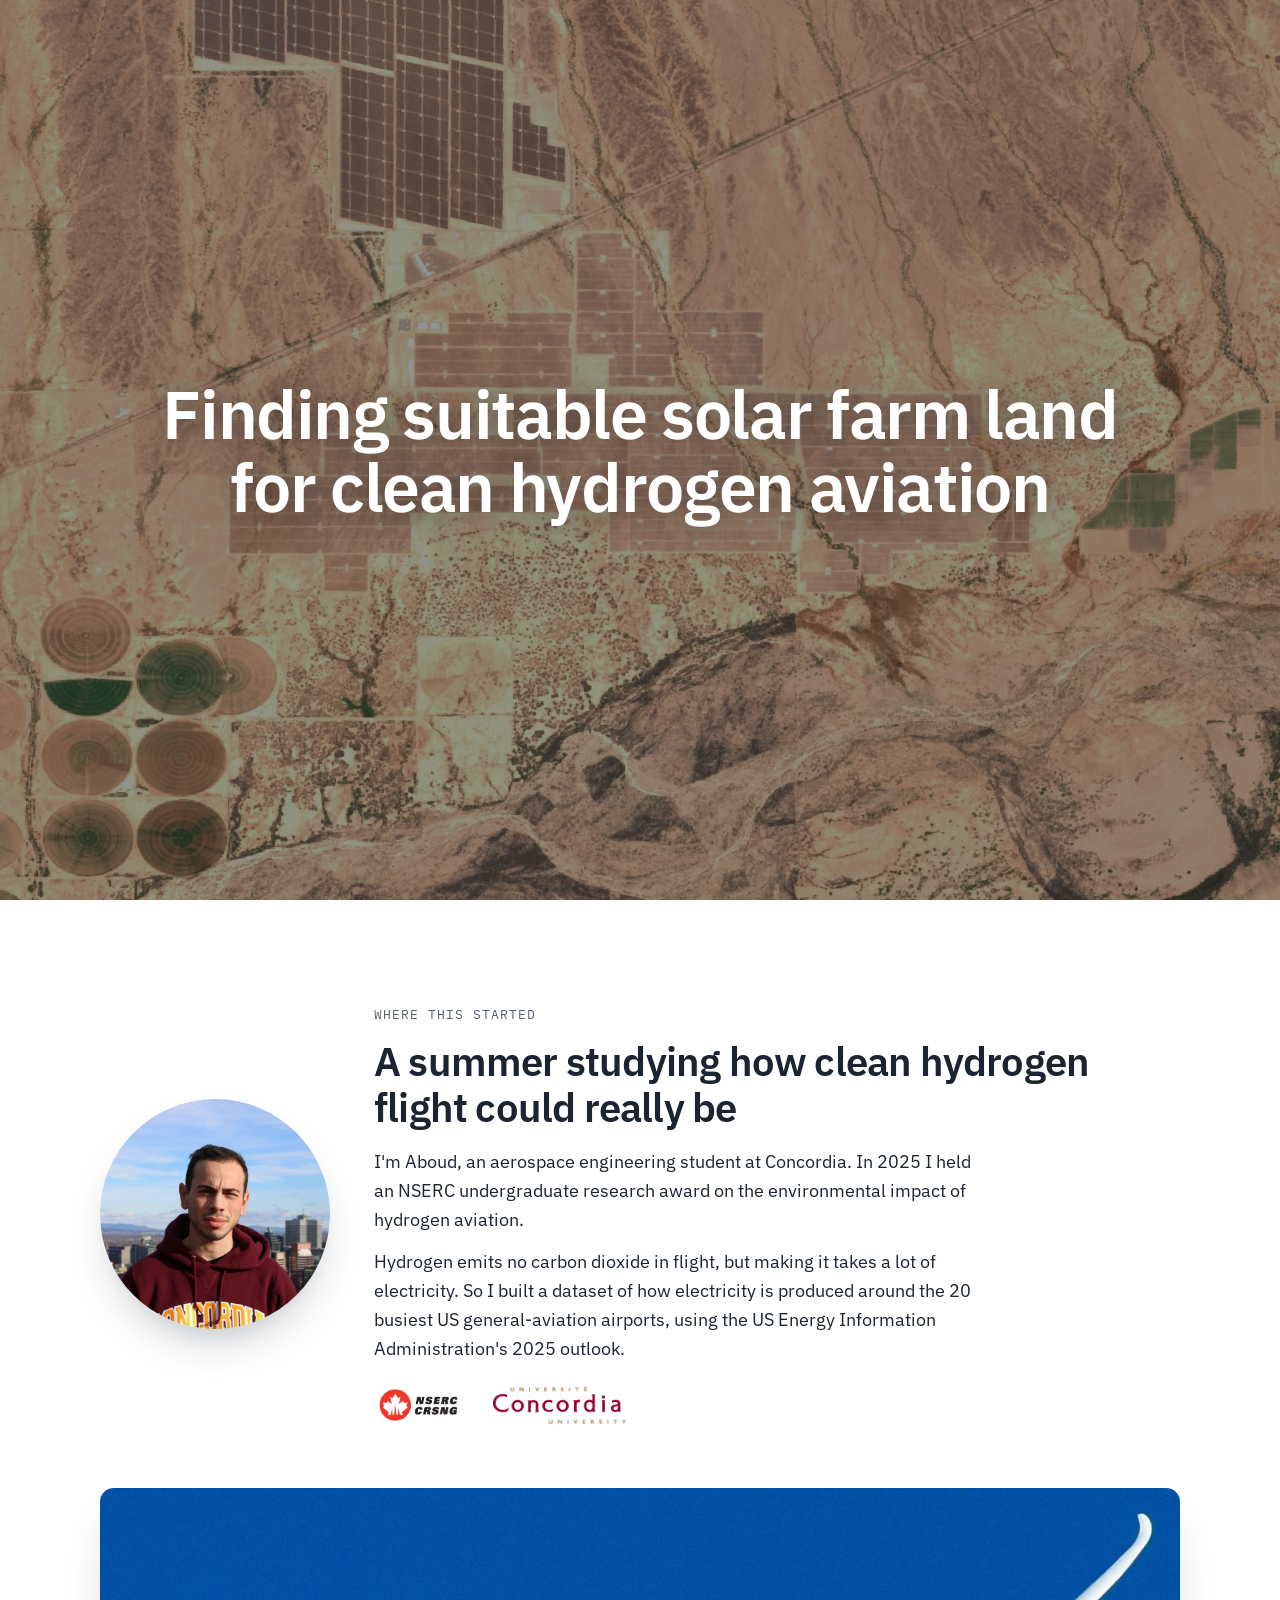
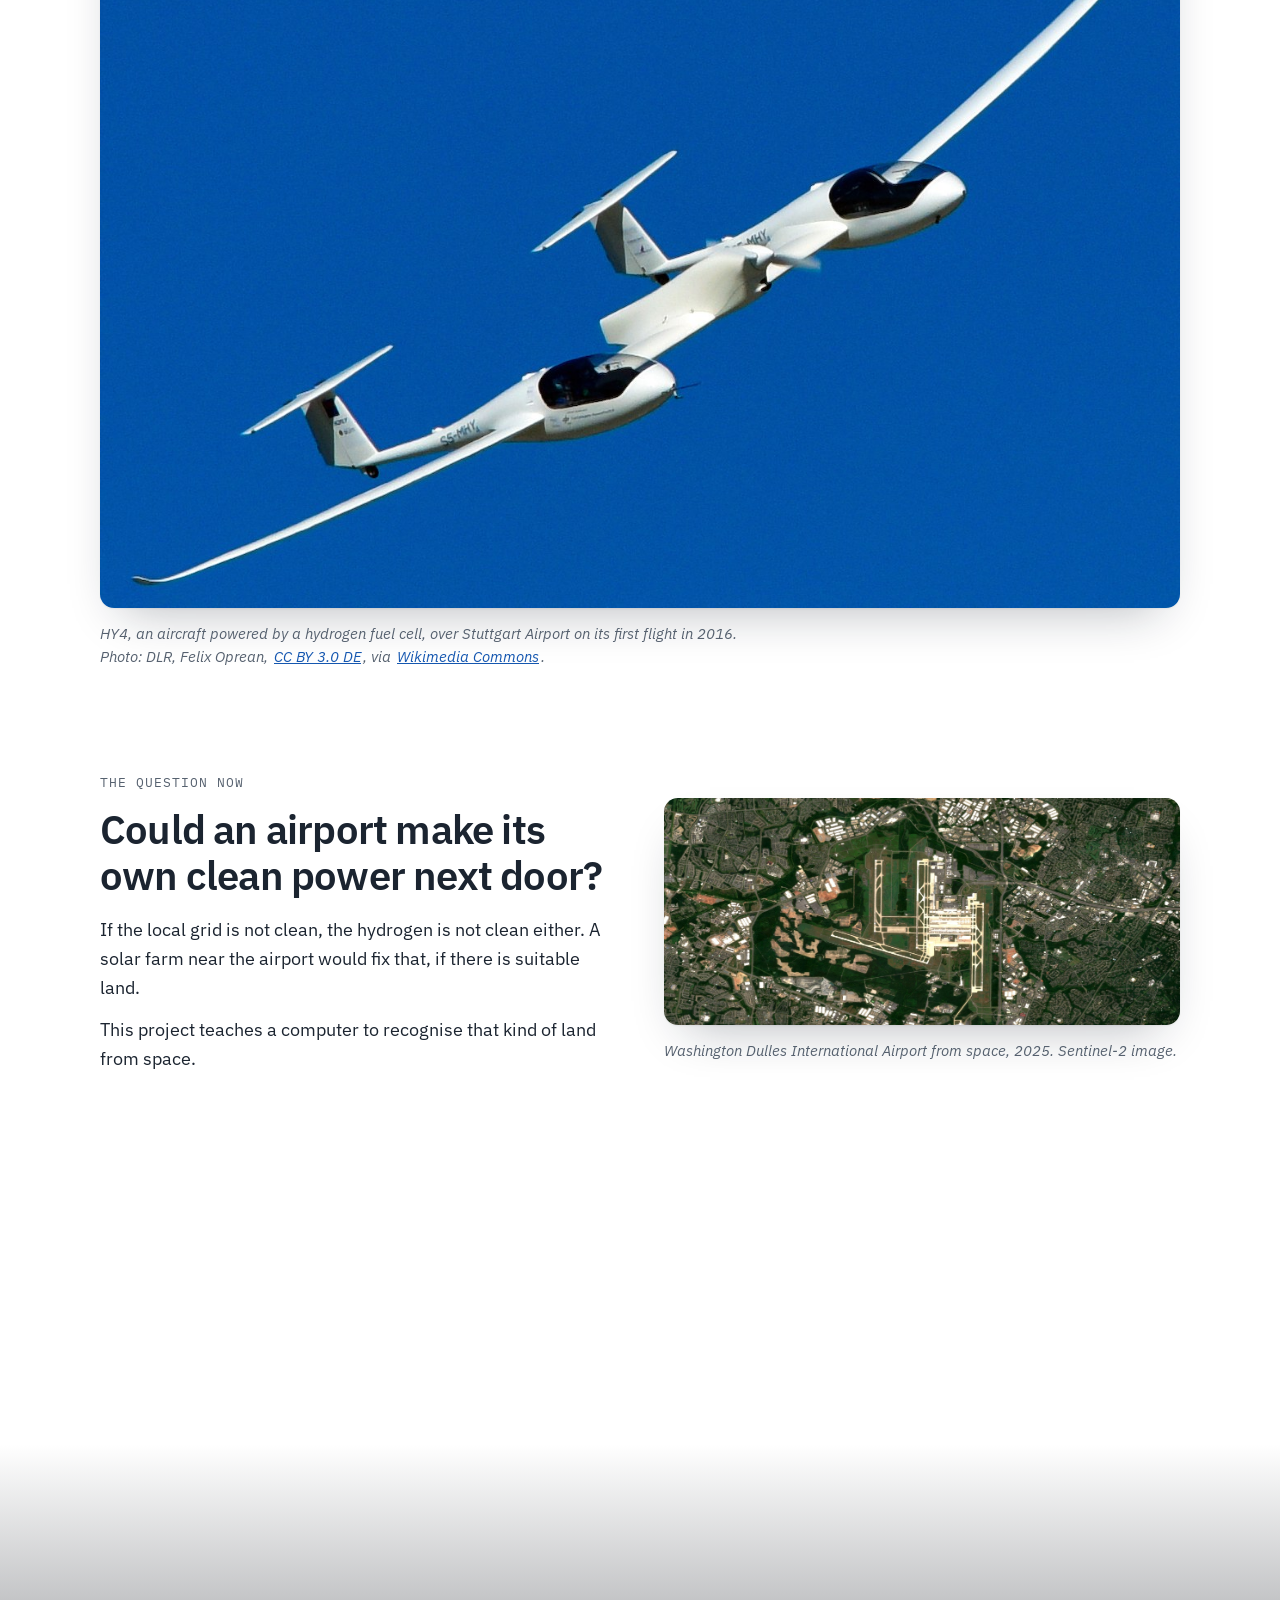
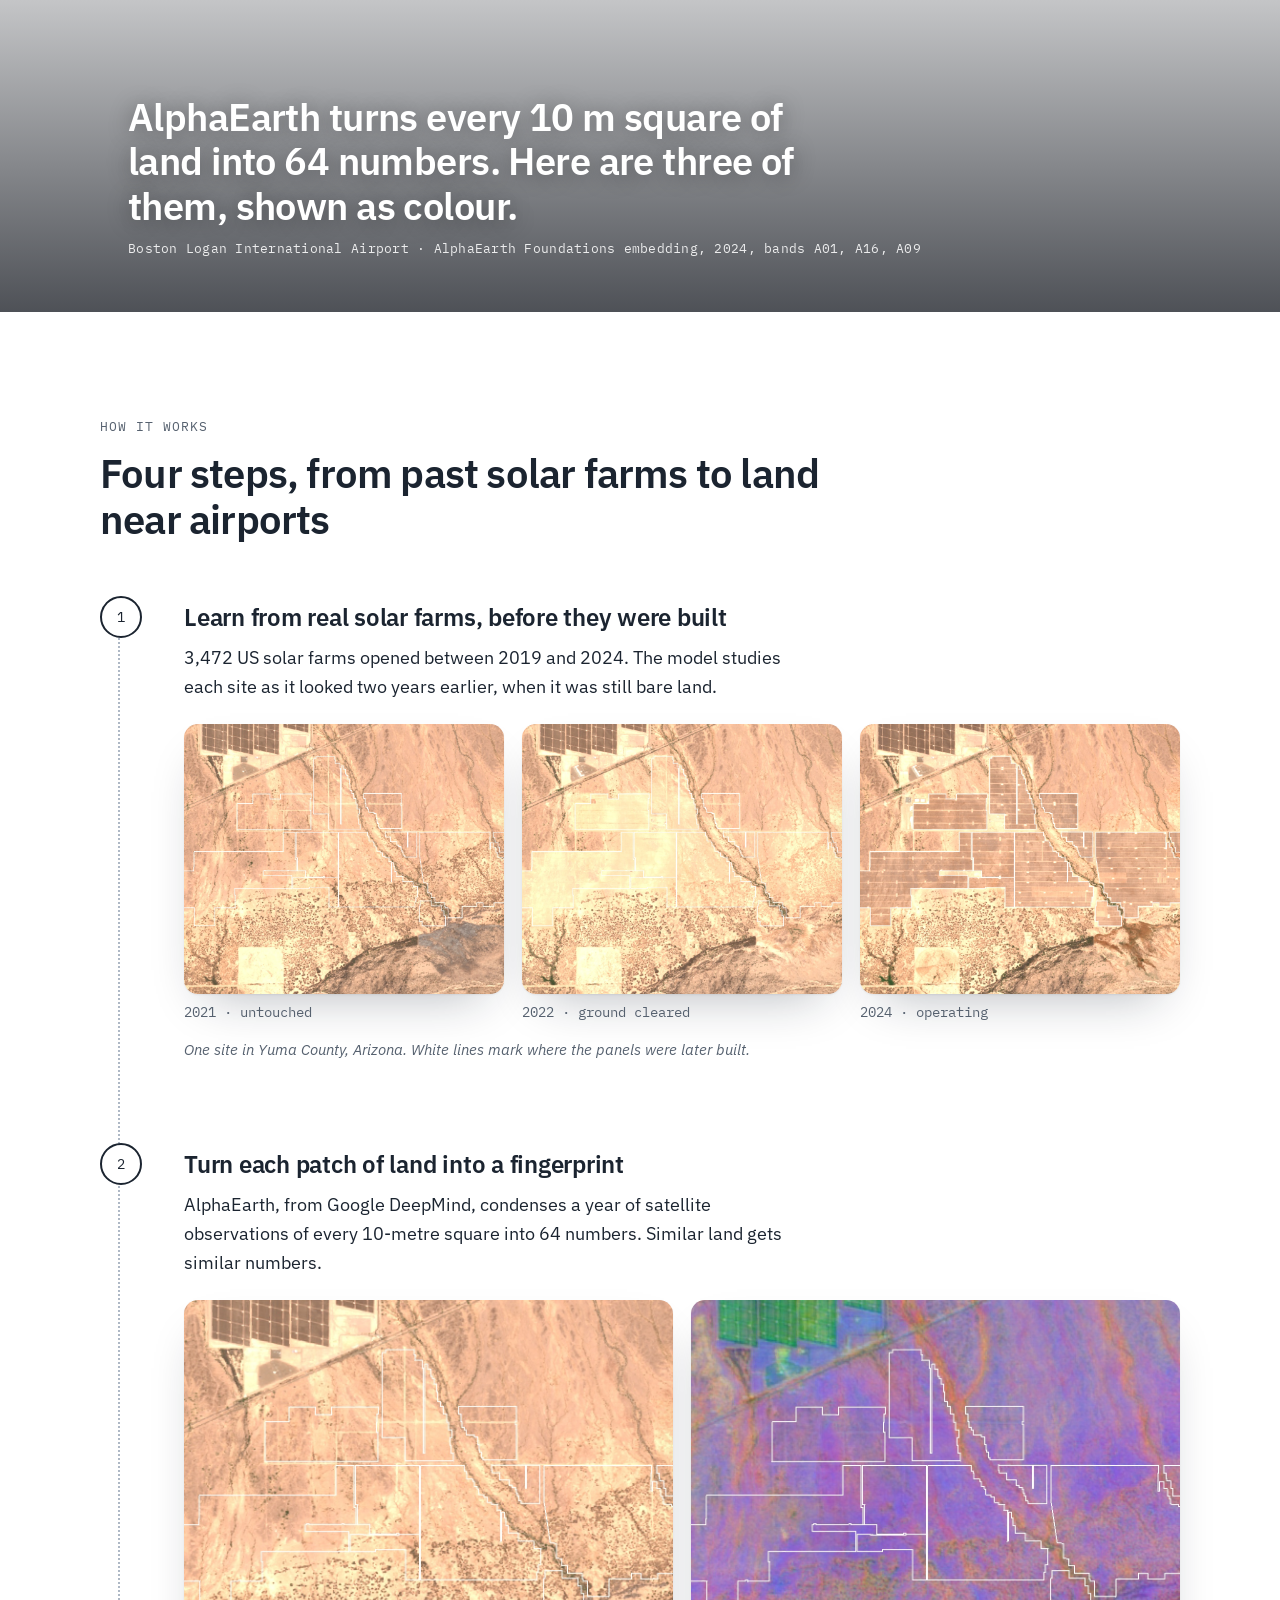
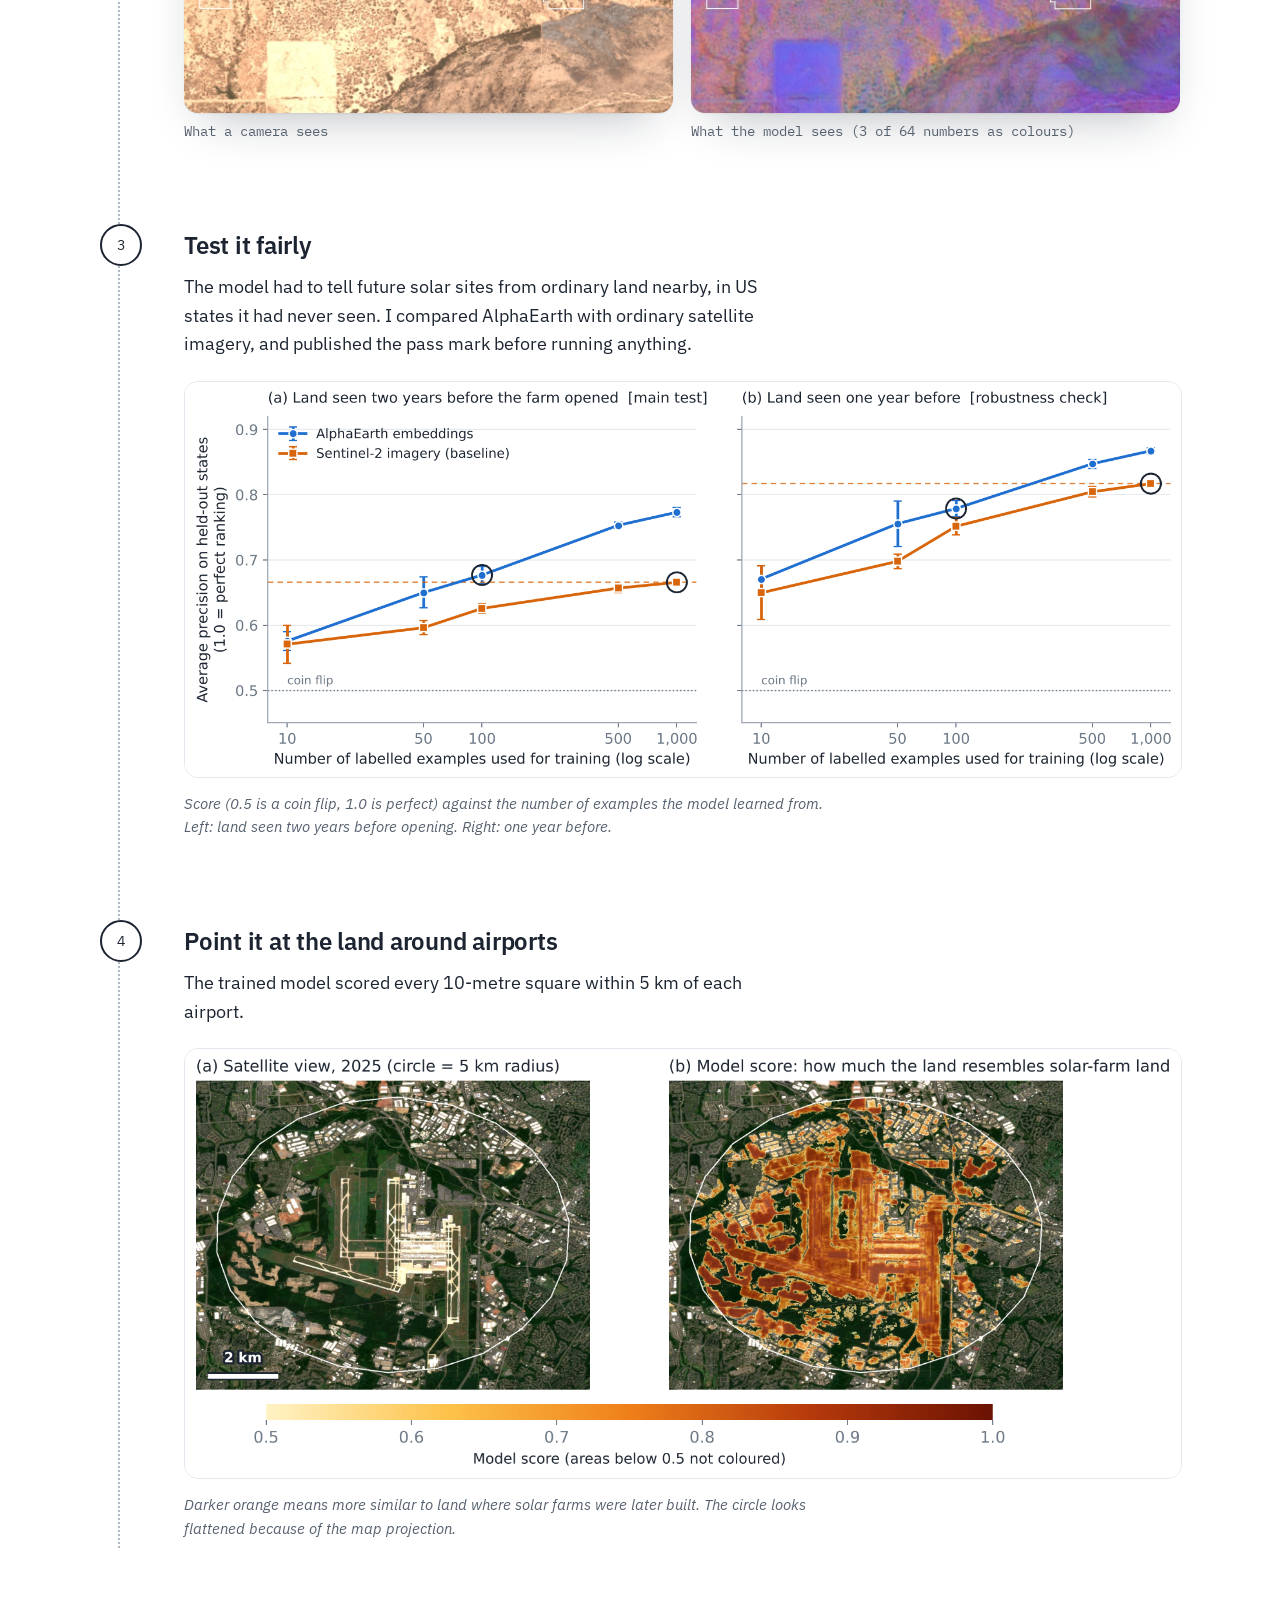
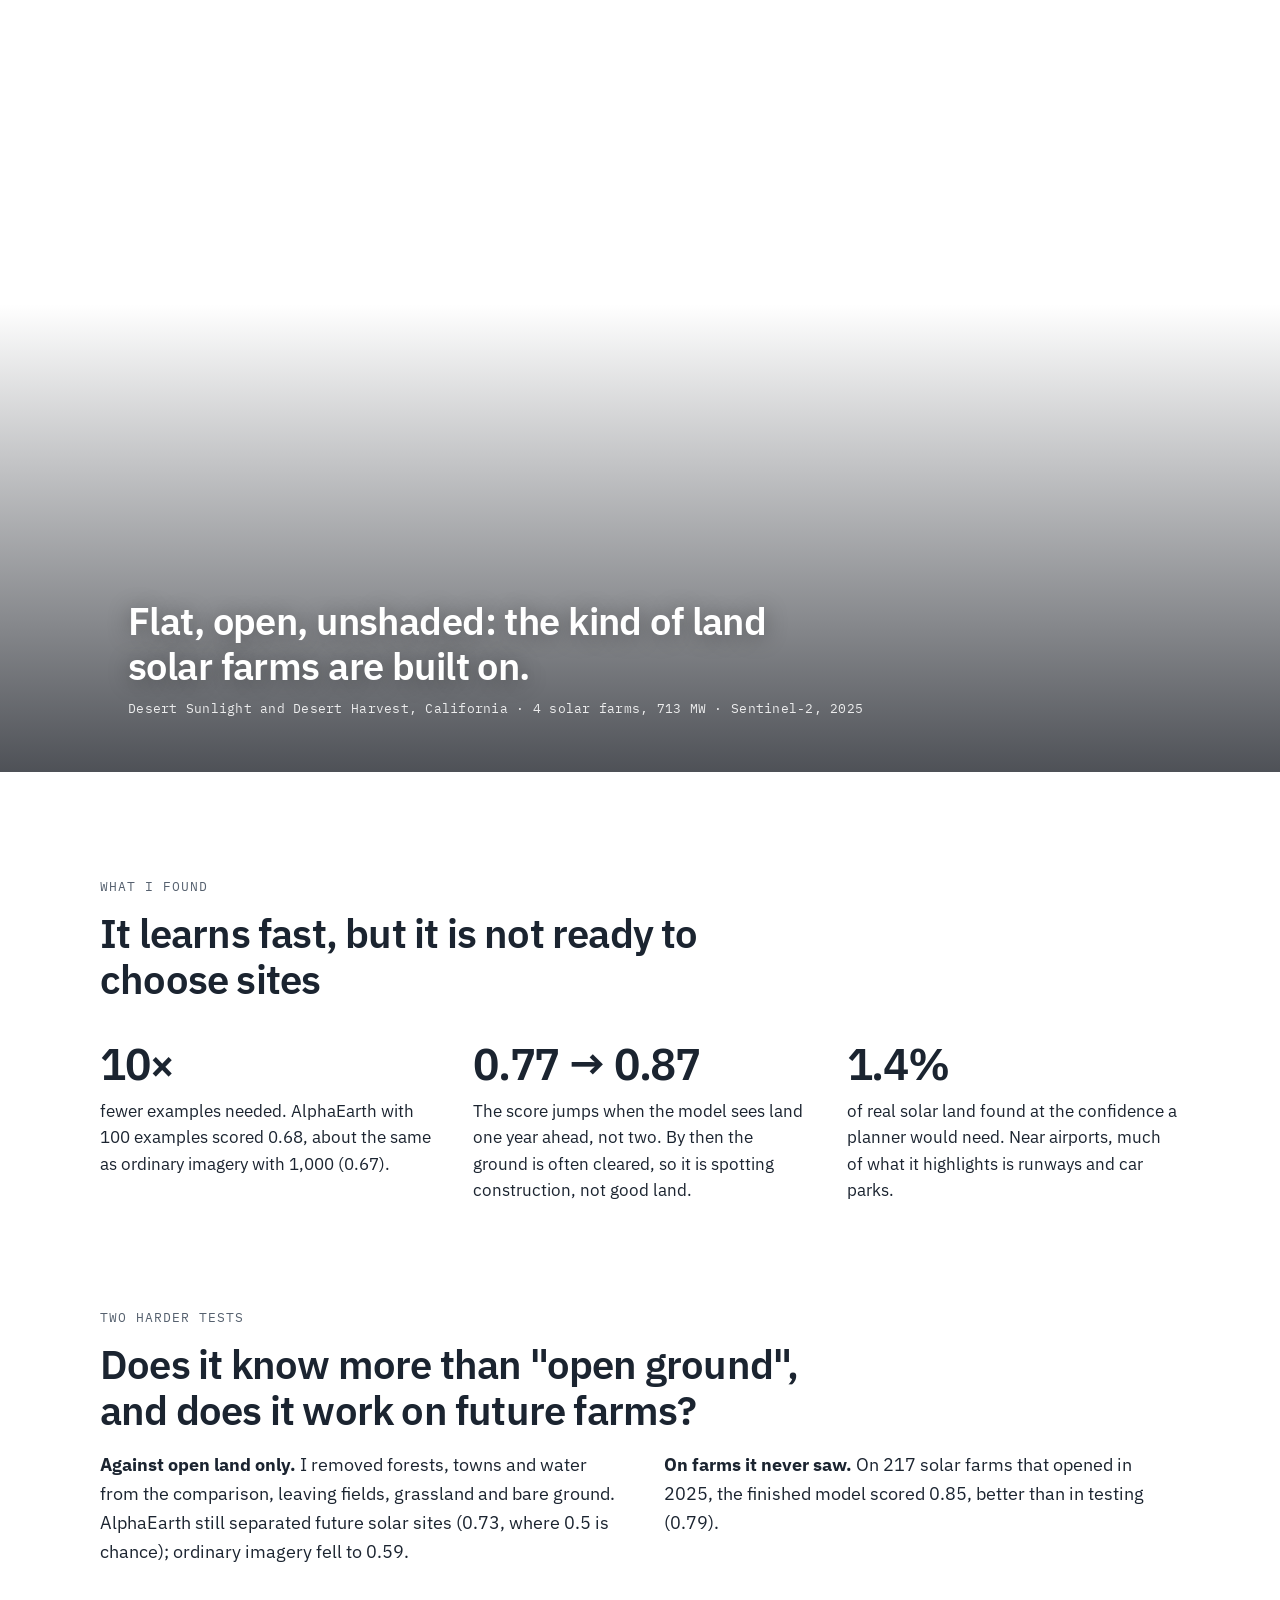
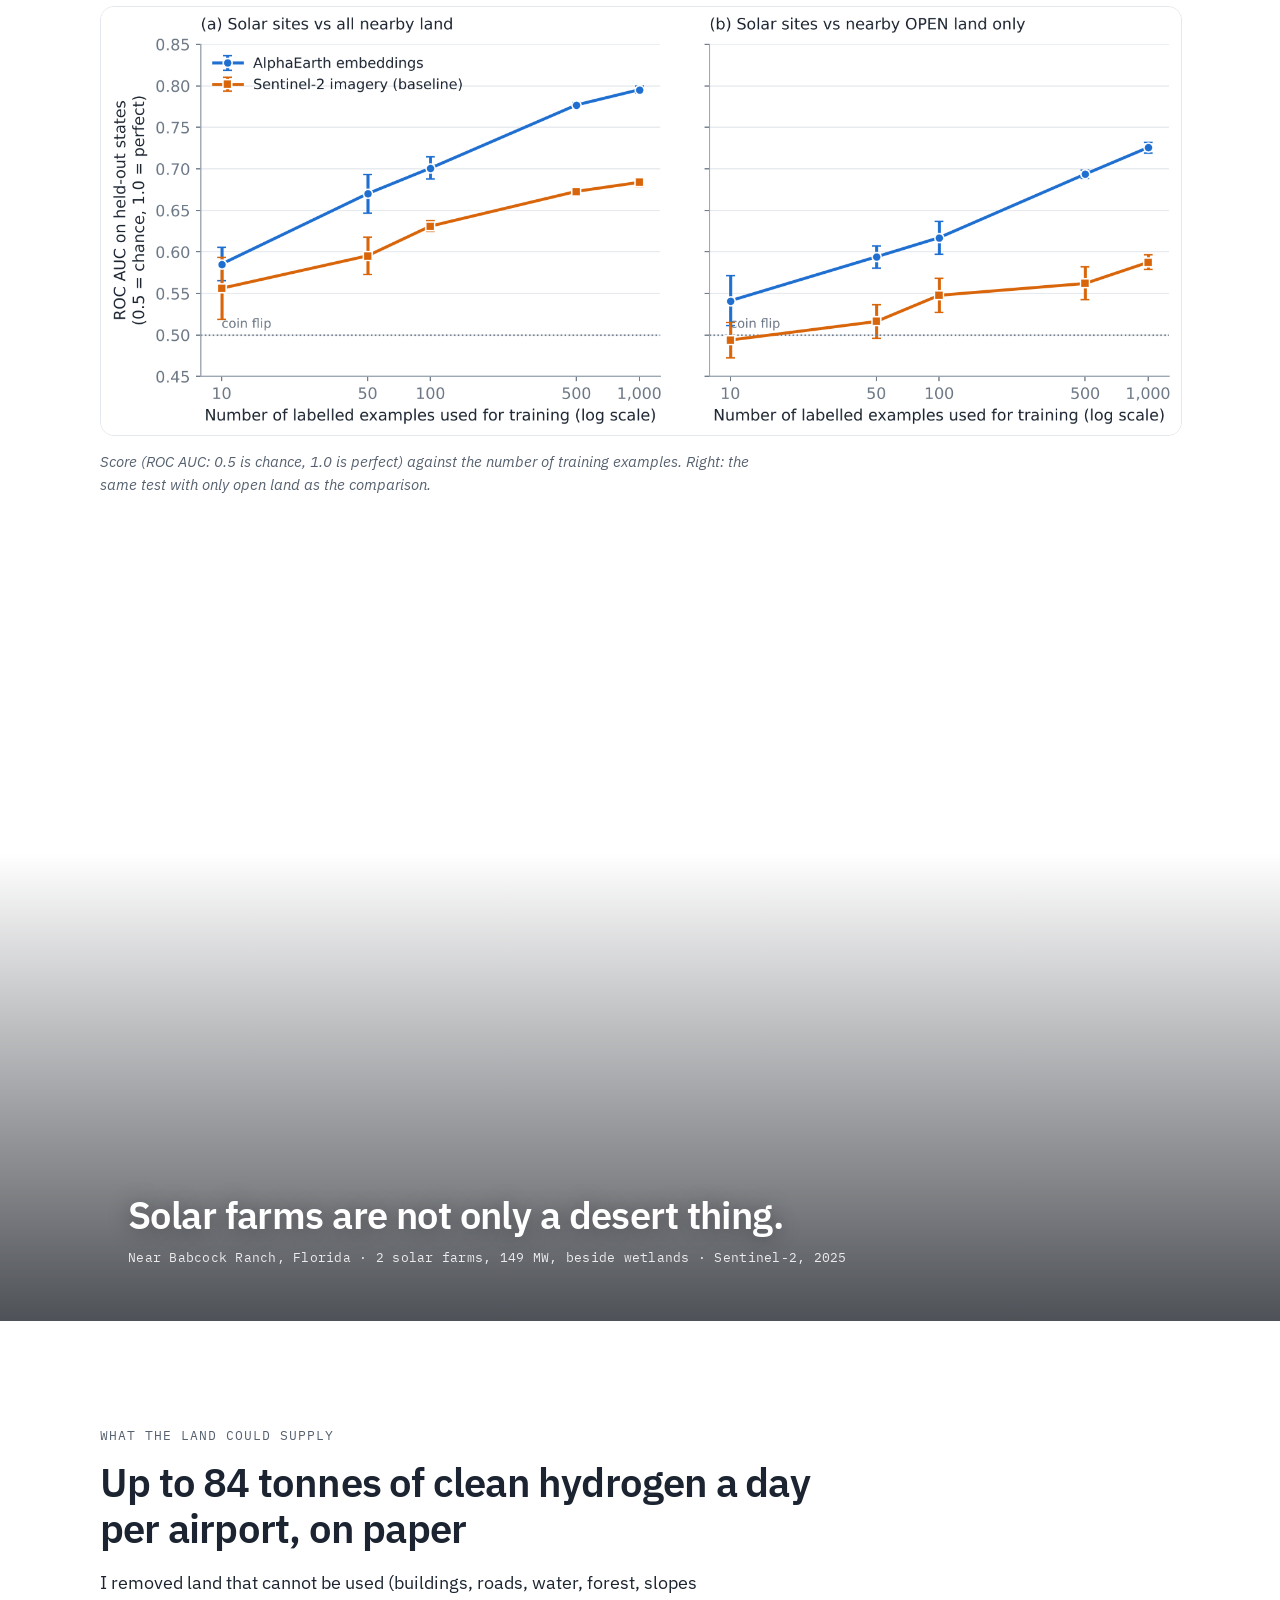
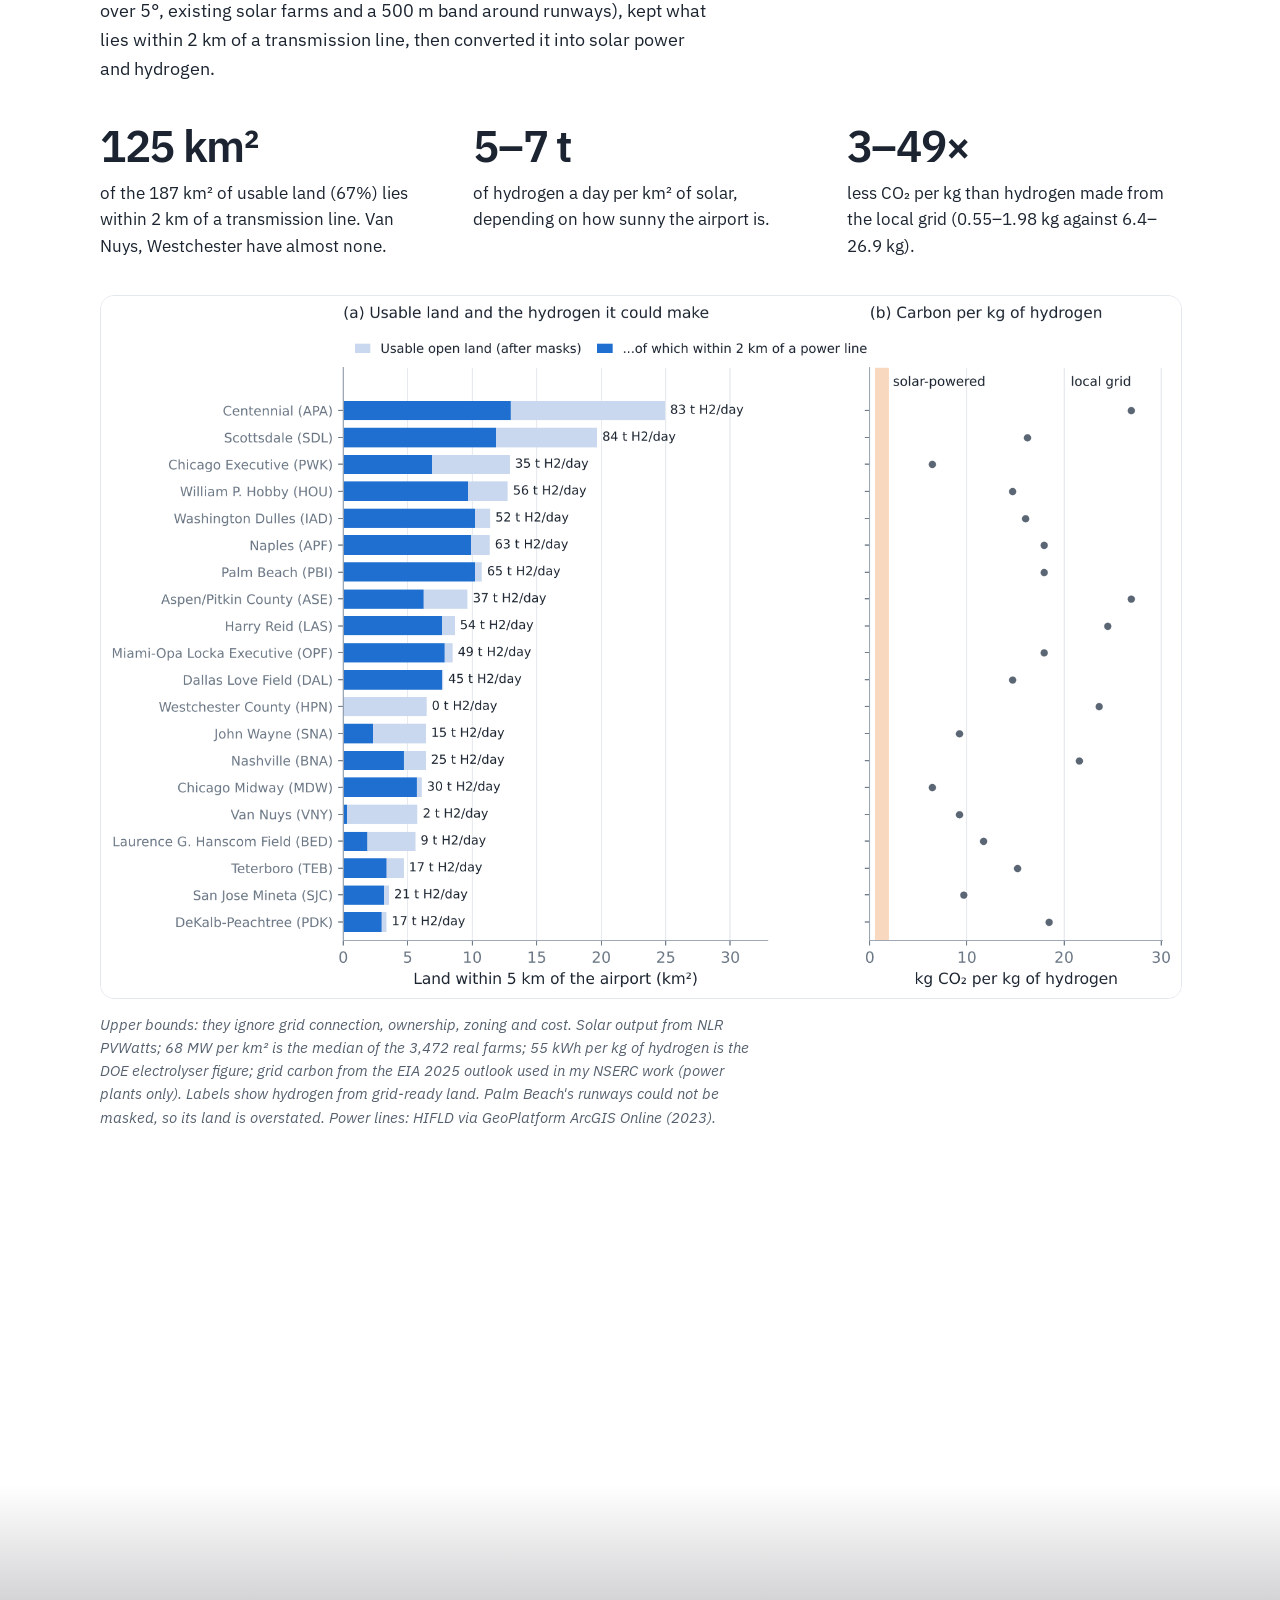
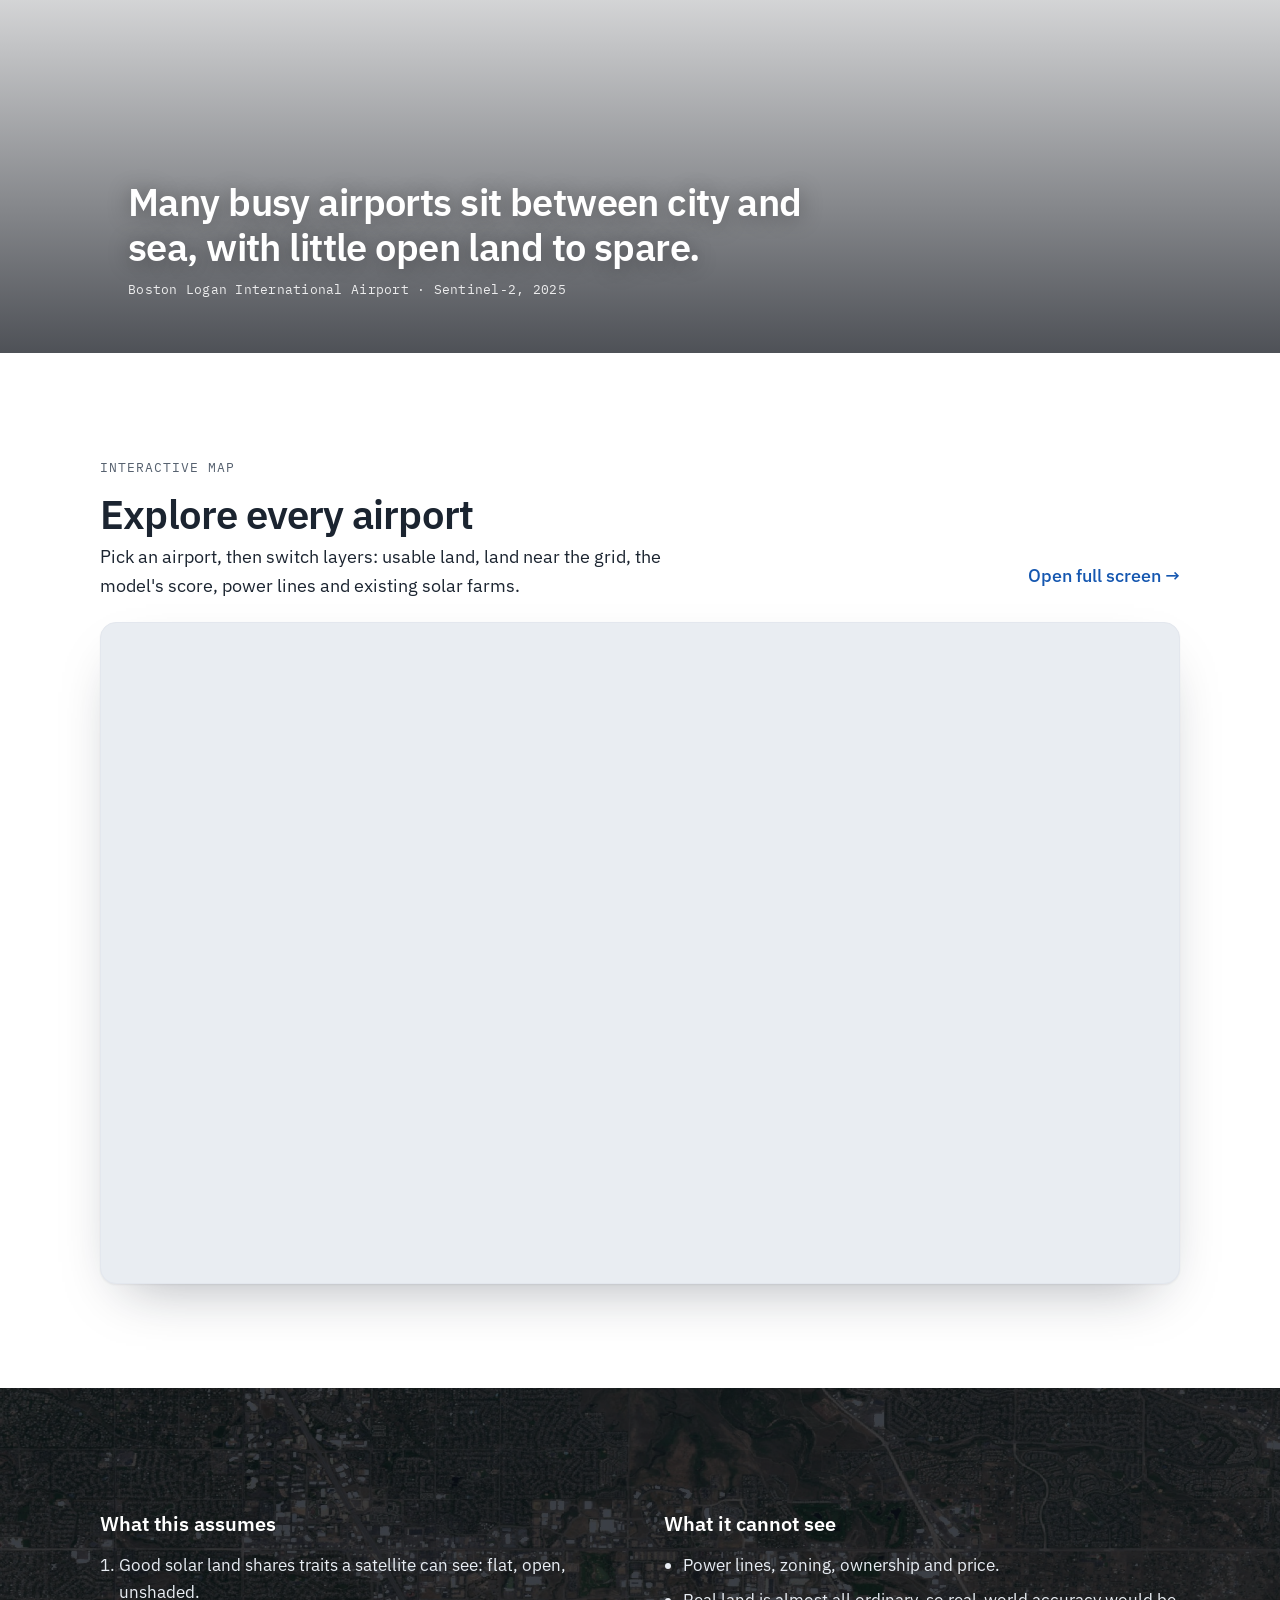
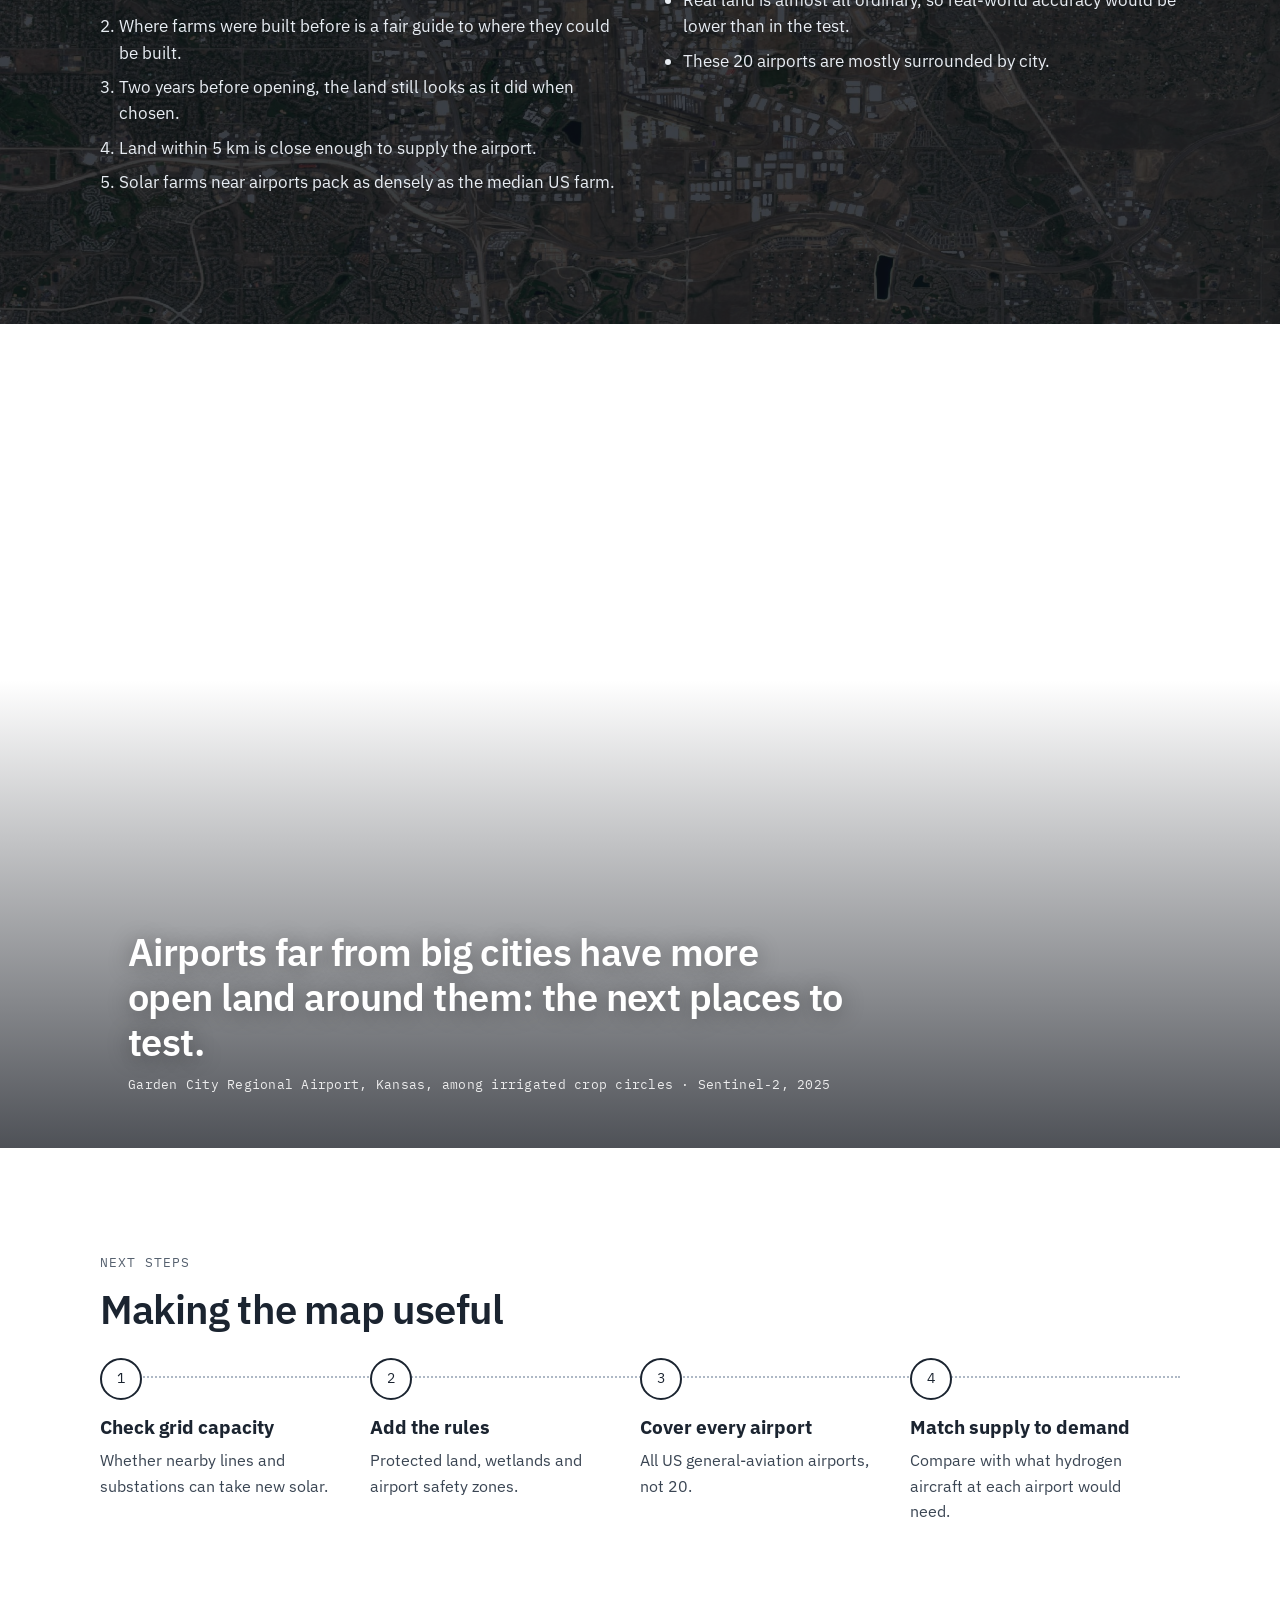
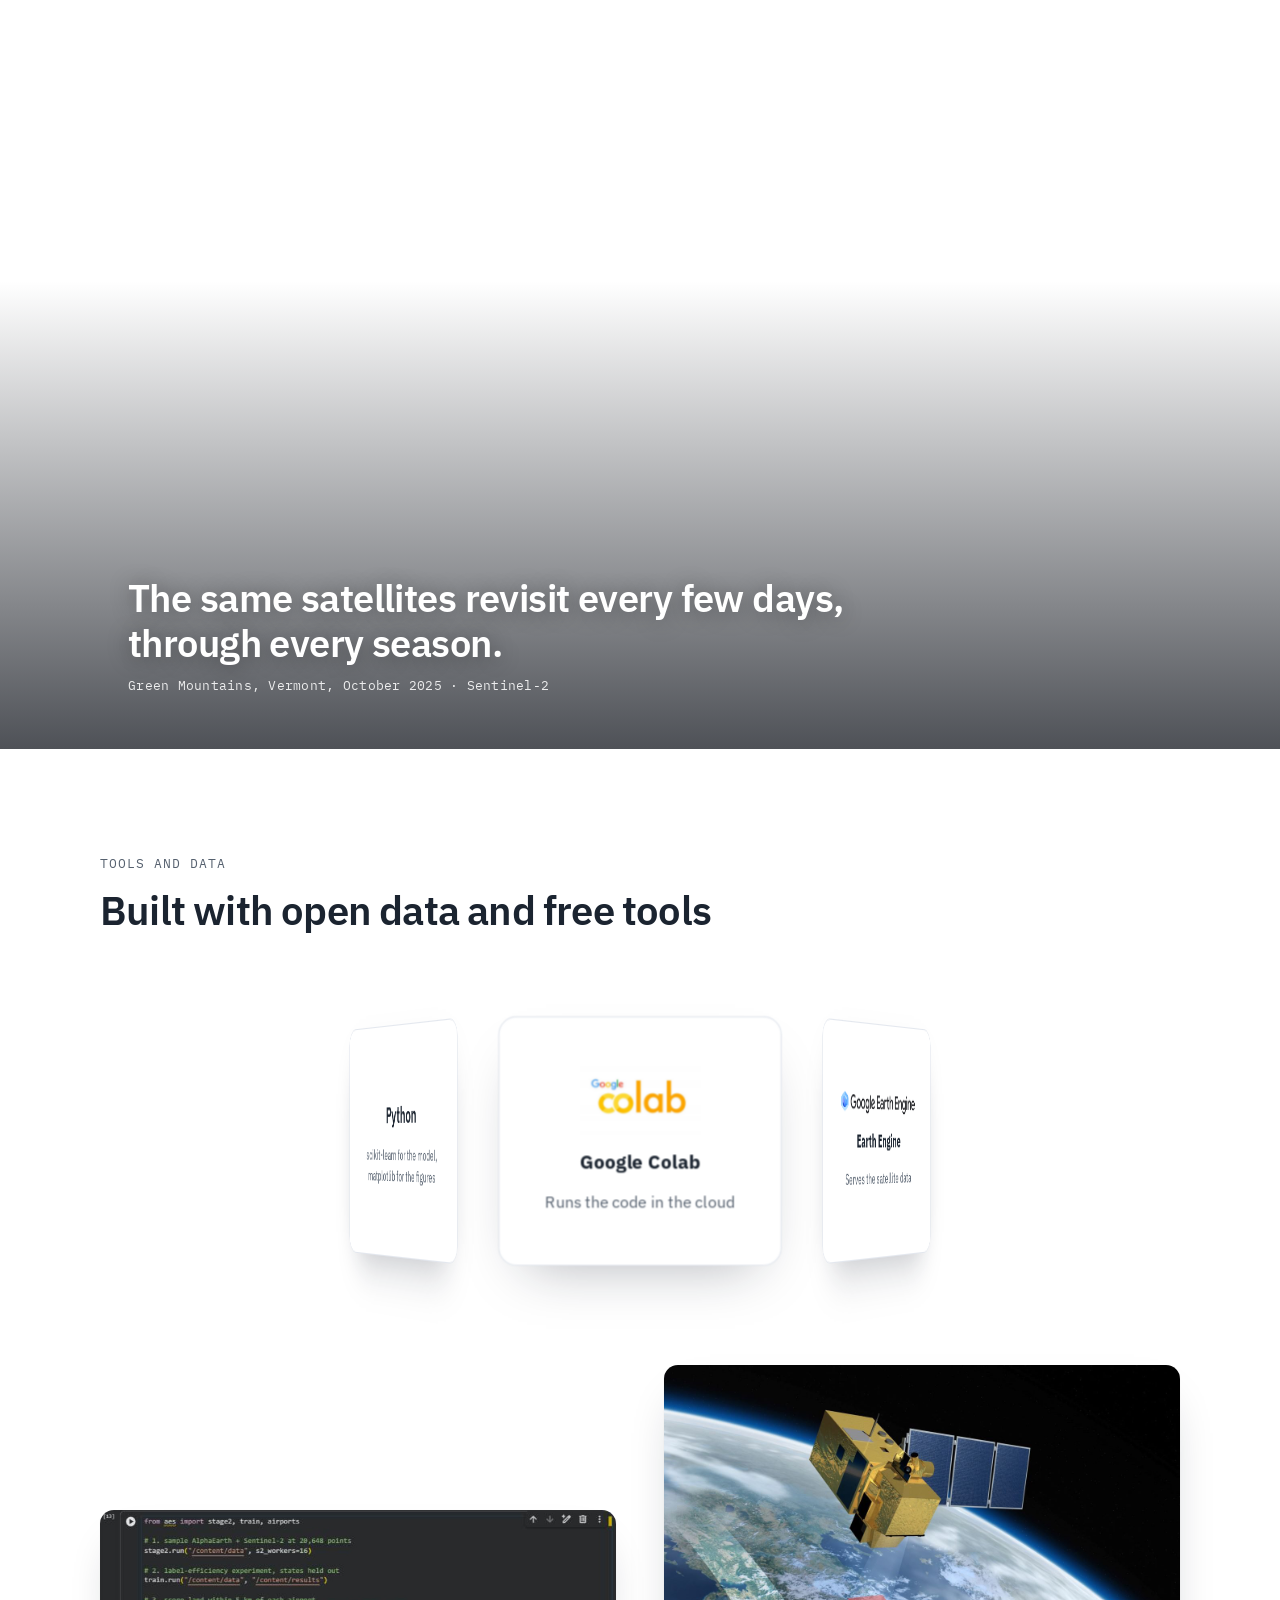
<file: index.html>
<!DOCTYPE html>
<html lang="en"><head><meta charset="utf-8">
<title>Solar-like land near airports: a label-efficiency test of AlphaEarth embeddings</title>
<meta http-equiv="refresh" content="0; url=./docs/">
<link rel="canonical" href="./docs/">
</head><body><p>The results page is at <a href="./docs/">docs/</a>.</p></body></html>
</file>
